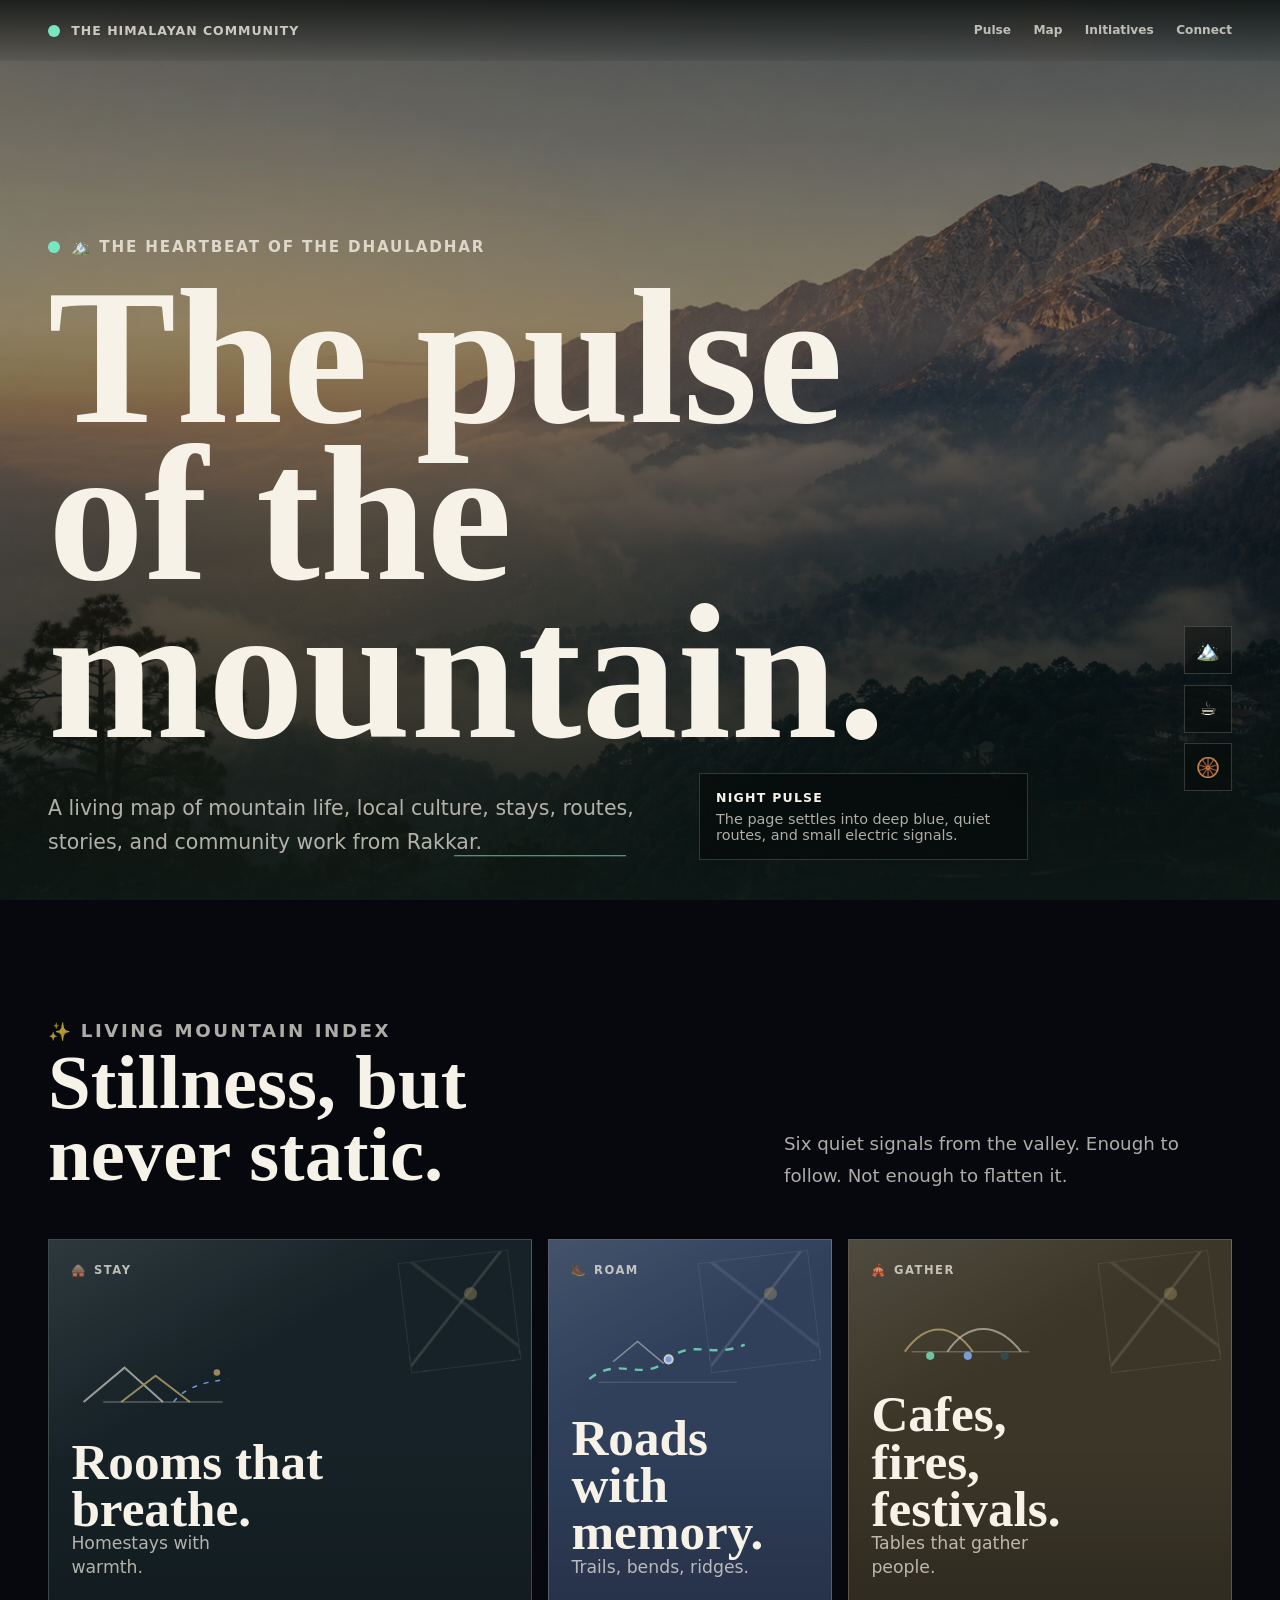
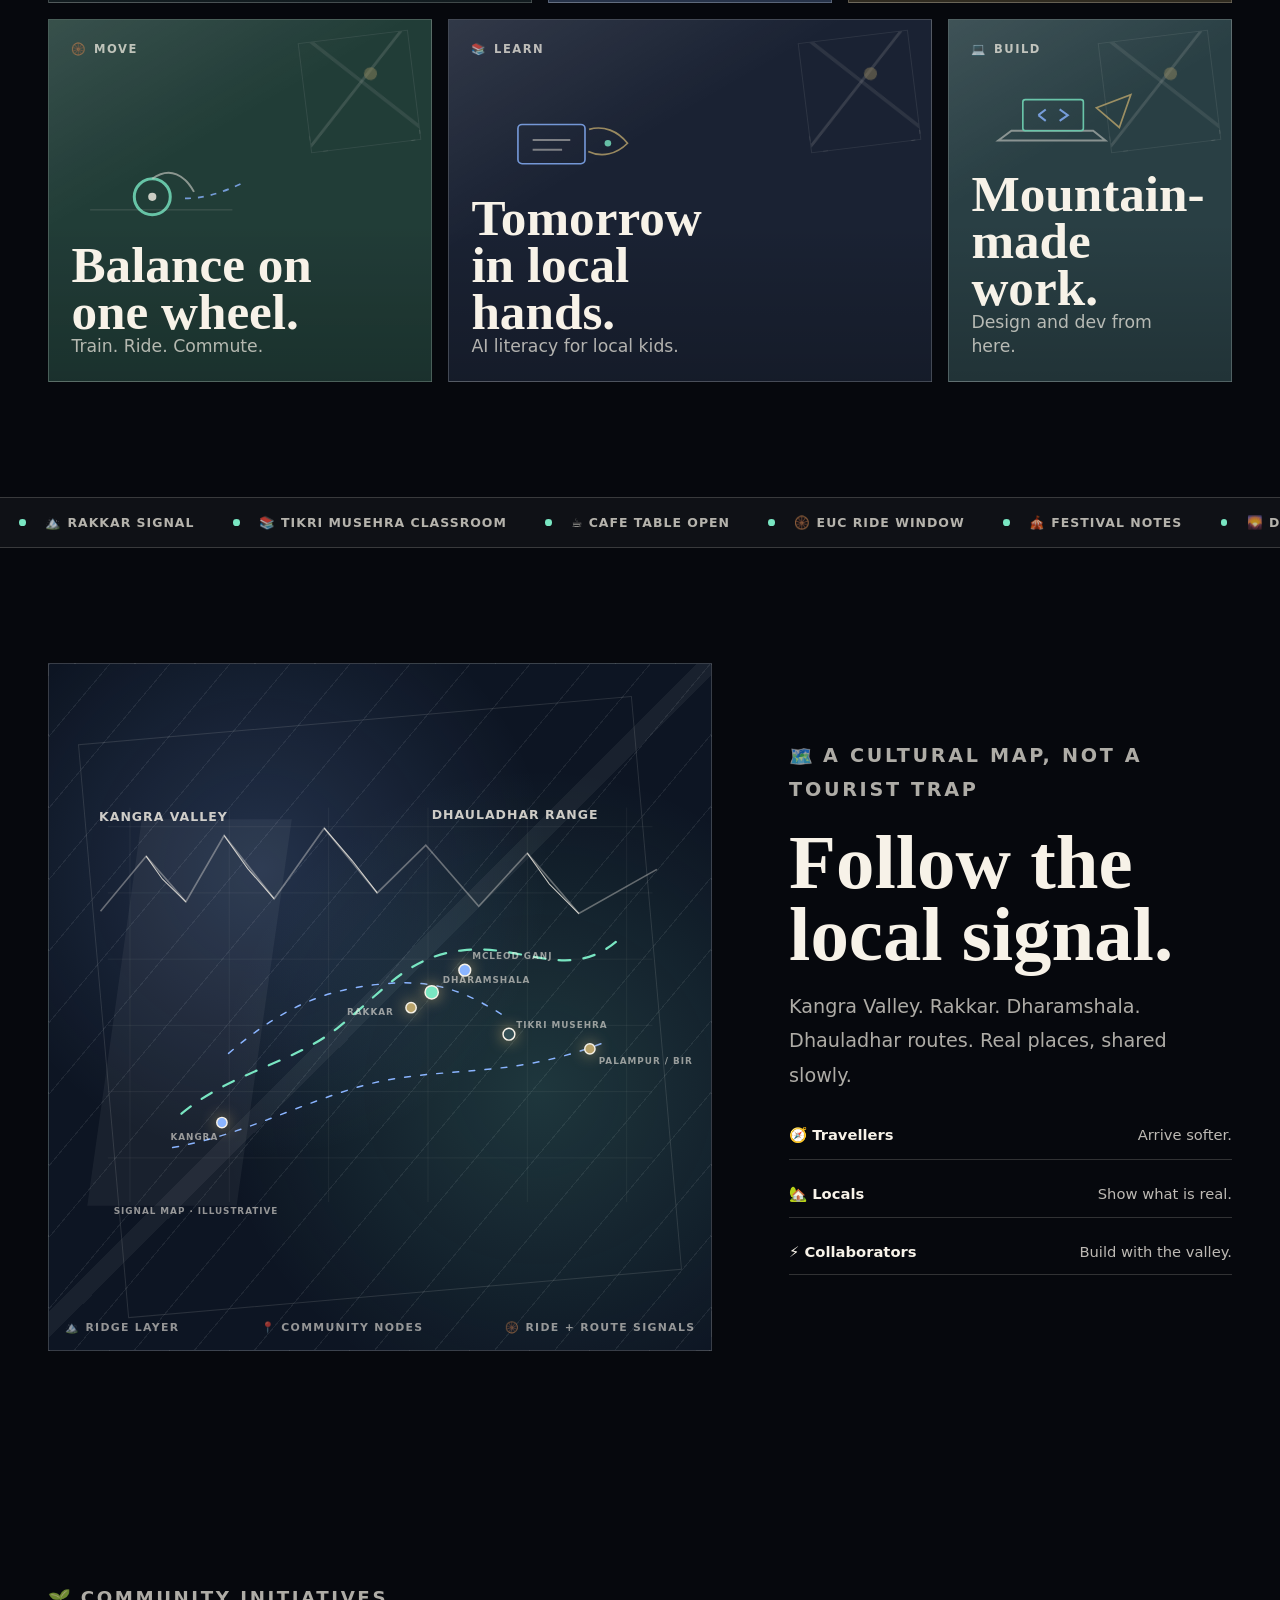
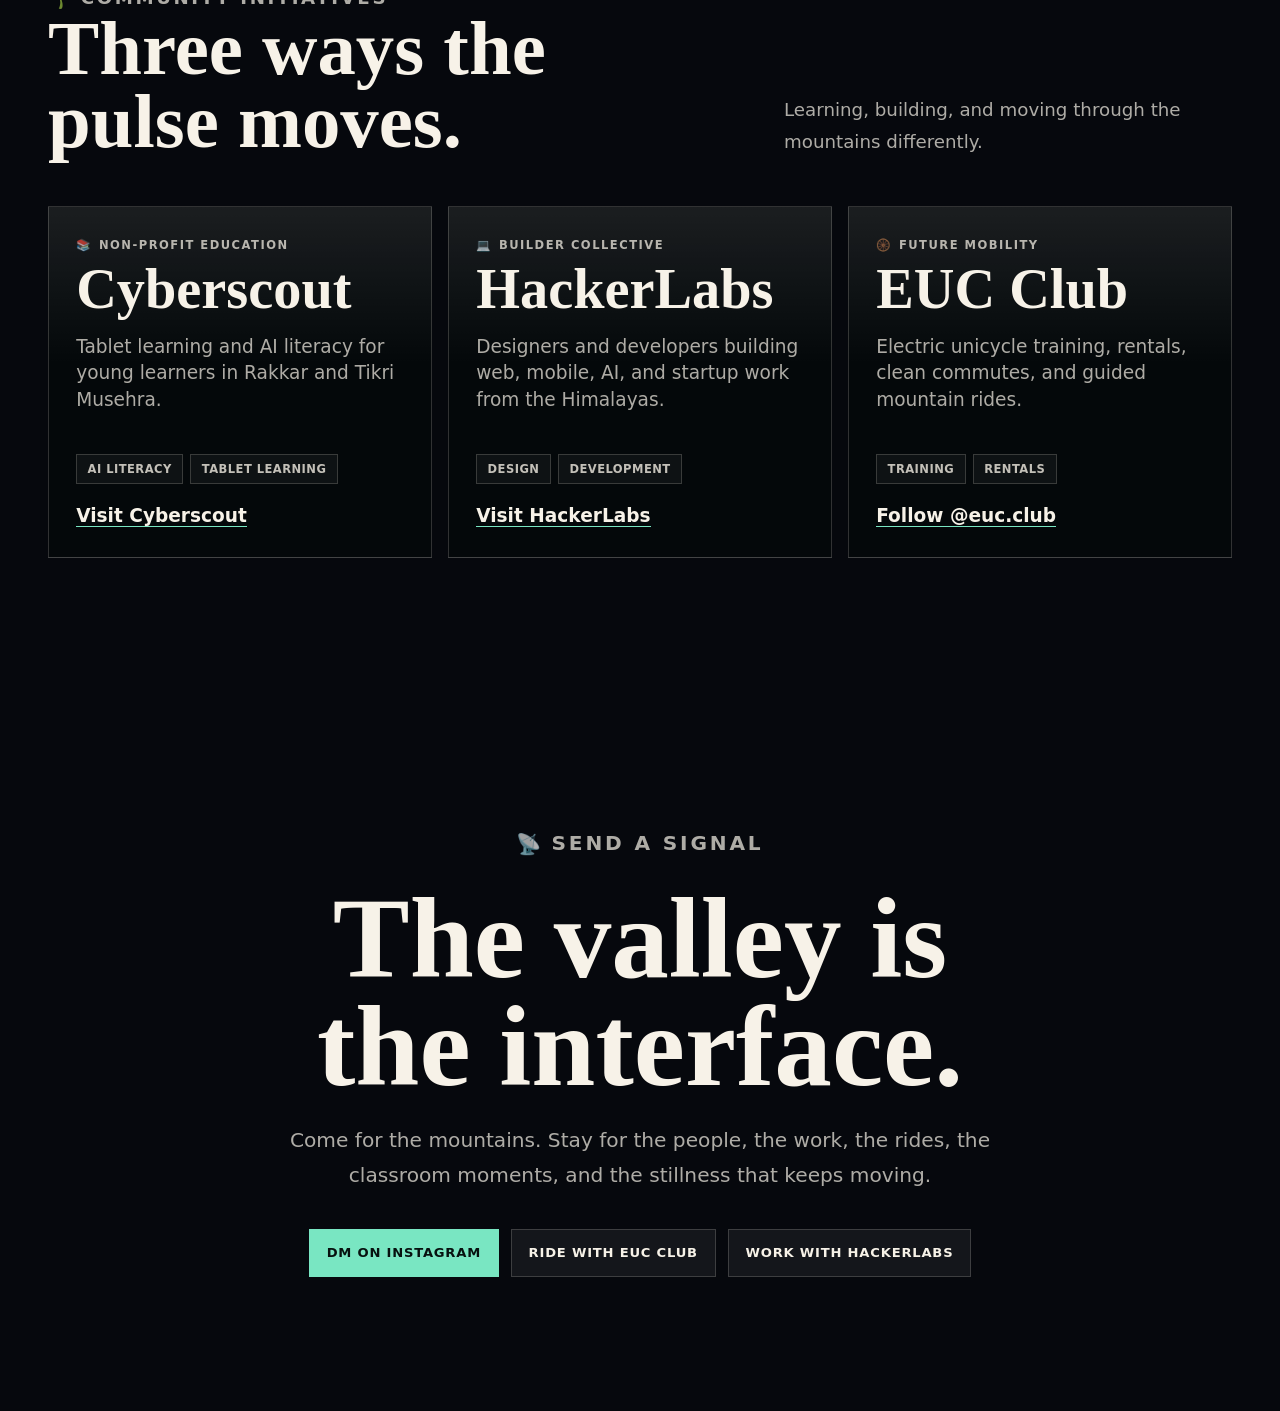
<file: index.html>
<!doctype html>
<html lang="en">
  <head>
    <meta charset="utf-8">
    <meta name="viewport" content="width=device-width, initial-scale=1">
    <meta
      name="description"
      content="The Himalayan Community is the heartbeat of the Dhauladhar: a cultural umbrella for mountain life, local places, Cyberscout, HackerLabs, and EUC Club."
    >
    <title>The Himalayan Community | The Pulse of the Dhauladhar</title>
    <style>
      :root {
        color-scheme: dark;
        --ink: #f7f2e8;
        --muted: rgba(247, 242, 232, 0.7);
        --soft: rgba(247, 242, 232, 0.12);
        --line: rgba(247, 242, 232, 0.18);
        --shade: #07110f;
        --deep: #10231d;
        --field: #506847;
        --heat: #ffb35c;
        --pulse: #ff6b4a;
        --water: #7bb6c8;
        --page: radial-gradient(circle at 20% 12%, rgba(255, 179, 92, 0.18), transparent 26rem),
          linear-gradient(145deg, #07110f 0%, #14251f 48%, #07110f 100%);
        --hero-filter: saturate(1.06) contrast(1.02) brightness(0.82);
        --breath: 9s;
      }

      html[data-phase="morning"] {
        --shade: #07110f;
        --deep: #163329;
        --field: #617d4f;
        --heat: #ffc36f;
        --pulse: #ff704f;
        --water: #8fbfc8;
        --page: radial-gradient(circle at 18% 8%, rgba(255, 195, 111, 0.24), transparent 28rem),
          linear-gradient(145deg, #07110f 0%, #1b332a 48%, #0a1514 100%);
        --hero-filter: saturate(1.12) contrast(1.03) brightness(0.9);
      }

      html[data-phase="day"] {
        --shade: #071417;
        --deep: #173232;
        --field: #4f785d;
        --heat: #e6c77d;
        --pulse: #ff805d;
        --water: #75c3d6;
        --page: radial-gradient(circle at 74% 18%, rgba(117, 195, 214, 0.19), transparent 26rem),
          linear-gradient(145deg, #071417 0%, #173232 44%, #102017 100%);
        --hero-filter: saturate(1.02) contrast(1.03) brightness(0.86);
      }

      html[data-phase="evening"] {
        --shade: #100d14;
        --deep: #2a1f2a;
        --field: #665139;
        --heat: #ff9f66;
        --pulse: #ff5f6d;
        --water: #8f97c9;
        --page: radial-gradient(circle at 22% 18%, rgba(255, 159, 102, 0.24), transparent 30rem),
          linear-gradient(145deg, #100d14 0%, #2a1f2a 44%, #121813 100%);
        --hero-filter: saturate(1.16) contrast(1.05) brightness(0.76);
      }

      html[data-phase="night"] {
        --shade: #06080d;
        --deep: #10192b;
        --field: #334f55;
        --heat: #b9a36b;
        --pulse: #79e6c2;
        --water: #8ab4ff;
        --page: radial-gradient(circle at 80% 10%, rgba(138, 180, 255, 0.15), transparent 28rem),
          linear-gradient(145deg, #06080d 0%, #10192b 48%, #06100e 100%);
        --hero-filter: saturate(0.92) contrast(1.06) brightness(0.64);
      }

      * {
        box-sizing: border-box;
      }

      html {
        scroll-behavior: smooth;
      }

      body {
        margin: 0;
        min-width: 320px;
        background: var(--shade);
        color: var(--ink);
        font-family: Inter, ui-sans-serif, system-ui, -apple-system, BlinkMacSystemFont, "Segoe UI", sans-serif;
        letter-spacing: 0;
        overflow-x: hidden;
      }

      body::before {
        content: "";
        position: fixed;
        inset: 0;
        z-index: -3;
        background: var(--page);
        transition: background 1200ms ease;
      }

      body::after {
        content: "";
        position: fixed;
        inset: 0;
        z-index: -1;
        pointer-events: none;
        background-image:
          linear-gradient(rgba(255, 255, 255, 0.045) 1px, transparent 1px),
          linear-gradient(90deg, rgba(255, 255, 255, 0.035) 1px, transparent 1px);
        background-size: 72px 72px;
        mask-image: linear-gradient(to bottom, transparent, black 20%, black 78%, transparent);
        opacity: 0.18;
      }

      a {
        color: inherit;
        text-decoration: none;
      }

      img {
        display: block;
        max-width: 100%;
      }

      .site-shell {
        position: relative;
      }

      .nav {
        position: fixed;
        top: 0;
        left: 0;
        right: 0;
        z-index: 20;
        display: flex;
        align-items: center;
        justify-content: space-between;
        gap: 1rem;
        padding: 1rem clamp(1rem, 4vw, 3rem);
        color: rgba(247, 242, 232, 0.78);
        backdrop-filter: blur(18px);
        background: linear-gradient(to bottom, rgba(6, 10, 8, 0.72), rgba(6, 10, 8, 0.08));
      }

      .brand-mark {
        display: inline-flex;
        align-items: center;
        gap: 0.7rem;
        min-width: max-content;
        font-size: 0.78rem;
        font-weight: 800;
        letter-spacing: 0.08em;
        text-transform: uppercase;
      }

      .beat-dot {
        width: 0.76rem;
        height: 0.76rem;
        flex: 0 0 auto;
        border-radius: 50%;
        background: var(--pulse);
        box-shadow: 0 0 0 0 rgba(255, 107, 74, 0.42);
        animation: heartbeat 1.7s ease-in-out infinite;
      }

      .nav-links {
        display: flex;
        align-items: center;
        gap: clamp(0.65rem, 2vw, 1.4rem);
        font-size: 0.76rem;
        font-weight: 700;
        color: rgba(247, 242, 232, 0.72);
      }

      .nav-links a {
        padding: 0.45rem 0;
        border-bottom: 1px solid transparent;
        transition: color 180ms ease, border-color 180ms ease;
      }

      .nav-links a:hover {
        color: var(--ink);
        border-color: var(--pulse);
      }

      .hero {
        position: relative;
        min-height: 100svh;
        display: grid;
        align-items: end;
        padding: 7rem clamp(1rem, 4vw, 3rem) 2.5rem;
        overflow: hidden;
      }

      .hero-media,
      .hero-media::after,
      .hero-media img {
        position: absolute;
        inset: 0;
      }

      .hero-media {
        z-index: -2;
        overflow: hidden;
        background: #101610;
      }

      .hero-media img {
        width: 100%;
        height: 100%;
        object-fit: cover;
        filter: var(--hero-filter);
        transform: scale(1.04);
        animation: mountainBreath var(--breath) ease-in-out infinite alternate;
        transition: filter 1200ms ease;
      }

      .hero-media::after {
        content: "";
        background:
          linear-gradient(to bottom, rgba(5, 8, 7, 0.32), rgba(5, 8, 7, 0.16) 36%, rgba(5, 8, 7, 0.86)),
          radial-gradient(circle at 25% 65%, rgba(255, 179, 92, 0.22), transparent 30rem);
      }

      .pulse-line {
        position: absolute;
        left: clamp(1rem, 4vw, 3rem);
        right: clamp(1rem, 4vw, 3rem);
        bottom: 1.25rem;
        height: 52px;
        opacity: 0.8;
      }

      .pulse-line path {
        fill: none;
        stroke: var(--pulse);
        stroke-width: 2;
        stroke-linecap: round;
        stroke-linejoin: round;
        stroke-dasharray: 780;
        stroke-dashoffset: 780;
        animation: drawPulse 3.8s ease-in-out infinite;
      }

      .hero-content {
        width: min(1080px, 100%);
        display: grid;
        gap: 1.4rem;
      }

      .kicker {
        display: flex;
        align-items: center;
        gap: 0.7rem;
        color: rgba(247, 242, 232, 0.78);
        font-size: clamp(0.78rem, 1.6vw, 0.95rem);
        font-weight: 800;
        letter-spacing: 0.12em;
        text-transform: uppercase;
      }

      .hero h1 {
        margin: 0;
        max-width: 11ch;
        font-family: Georgia, "Times New Roman", serif;
        font-size: clamp(4.2rem, 15vw, 13.6rem);
        line-height: 0.82;
        letter-spacing: 0;
        text-wrap: balance;
      }

      .hero-copy {
        display: grid;
        grid-template-columns: minmax(0, 1.1fr) minmax(15rem, 0.6fr);
        gap: clamp(1rem, 4vw, 3rem);
        align-items: end;
        max-width: 980px;
      }

      .hero-copy p {
        margin: 0;
        color: var(--muted);
        font-size: clamp(1rem, 2vw, 1.28rem);
        line-height: 1.65;
        max-width: 62ch;
      }

      .time-card {
        border: 1px solid var(--line);
        background: rgba(4, 8, 7, 0.48);
        backdrop-filter: blur(18px);
        padding: 1rem;
        display: grid;
        gap: 0.35rem;
      }

      .time-card strong {
        font-size: 0.78rem;
        letter-spacing: 0.1em;
        text-transform: uppercase;
      }

      .time-card span {
        color: var(--muted);
        font-size: 0.9rem;
      }

      .emoji {
        display: inline-block;
        margin-right: 0.45rem;
        filter: saturate(0.95);
        transform: translateY(0.03em);
      }

      .hero-charms {
        position: absolute;
        right: clamp(1rem, 4vw, 3rem);
        bottom: 6.8rem;
        display: grid;
        gap: 0.65rem;
        z-index: 2;
      }

      .charm {
        width: 3rem;
        height: 3rem;
        display: grid;
        place-items: center;
        border: 1px solid var(--line);
        background: rgba(4, 8, 7, 0.42);
        backdrop-filter: blur(18px);
        font-size: 1.2rem;
        animation: charmFloat 5.5s ease-in-out infinite alternate;
      }

      .charm:nth-child(2) {
        animation-delay: 0.7s;
      }

      .charm:nth-child(3) {
        animation-delay: 1.4s;
      }

      .section {
        padding: clamp(4rem, 9vw, 8rem) clamp(1rem, 4vw, 3rem);
      }

      .section-heading {
        display: grid;
        grid-template-columns: minmax(0, 0.72fr) minmax(16rem, 0.48fr);
        gap: clamp(1.4rem, 5vw, 4rem);
        align-items: end;
        margin-bottom: clamp(1.6rem, 4vw, 3rem);
      }

      .eyebrow {
        margin: 0 0 0.8rem;
        color: var(--pulse);
        font-size: 0.78rem;
        font-weight: 900;
        letter-spacing: 0.14em;
        text-transform: uppercase;
      }

      h2 {
        margin: 0;
        font-family: Georgia, "Times New Roman", serif;
        font-size: clamp(2.5rem, 6vw, 6.8rem);
        line-height: 0.94;
        letter-spacing: 0;
        text-wrap: balance;
      }

      .section-heading p {
        margin: 0;
        color: var(--muted);
        font-size: clamp(1rem, 1.6vw, 1.14rem);
        line-height: 1.75;
      }

      .quiet-note {
        max-width: 38rem;
      }

      .pulse-grid {
        display: grid;
        grid-template-columns: repeat(12, minmax(0, 1fr));
        gap: 1rem;
      }

      .moment {
        min-height: 18rem;
        display: flex;
        flex-direction: column;
        justify-content: space-between;
        gap: 1.5rem;
        padding: clamp(1rem, 2vw, 1.4rem);
        border: 1px solid var(--line);
        background:
          linear-gradient(150deg, rgba(255, 255, 255, 0.1), transparent 36%),
          rgba(255, 255, 255, 0.045);
        position: relative;
        overflow: hidden;
        transition: transform 240ms ease, border-color 240ms ease, background 240ms ease;
      }

      .moment::before {
        content: "";
        position: absolute;
        inset: auto 0 0;
        height: 44%;
        background: linear-gradient(to top, rgba(0, 0, 0, 0.28), transparent);
        opacity: 0.7;
        pointer-events: none;
      }

      .moment::after {
        content: "";
        position: absolute;
        right: 1rem;
        top: 1rem;
        width: 6.8rem;
        height: 6.8rem;
        border: 1px solid rgba(247, 242, 232, 0.12);
        background:
          radial-gradient(circle at 62% 35%, color-mix(in srgb, var(--heat), transparent 50%) 0 0.38rem, transparent 0.42rem),
          linear-gradient(135deg, transparent 0 46%, rgba(247, 242, 232, 0.18) 46% 48%, transparent 48%),
          linear-gradient(45deg, transparent 0 55%, rgba(247, 242, 232, 0.12) 55% 57%, transparent 57%);
        opacity: 0.72;
        transform: rotate(-7deg);
        pointer-events: none;
      }

      .moment:hover {
        transform: translateY(-6px);
        border-color: color-mix(in srgb, var(--pulse), white 25%);
        background:
          linear-gradient(150deg, rgba(255, 255, 255, 0.14), transparent 36%),
          rgba(255, 255, 255, 0.07);
      }

      .moment:nth-child(1) {
        grid-column: span 5;
        background-color: color-mix(in srgb, var(--field), transparent 62%);
      }

      .moment:nth-child(2) {
        grid-column: span 3;
        background-color: color-mix(in srgb, var(--water), transparent 68%);
      }

      .moment:nth-child(3) {
        grid-column: span 4;
        background-color: color-mix(in srgb, var(--heat), transparent 70%);
      }

      .moment:nth-child(4) {
        grid-column: span 4;
        background-color: color-mix(in srgb, var(--pulse), transparent 76%);
      }

      .moment:nth-child(5) {
        grid-column: span 5;
        background-color: color-mix(in srgb, var(--deep), white 4%);
      }

      .moment:nth-child(6) {
        grid-column: span 3;
        background-color: color-mix(in srgb, var(--field), black 20%);
      }

      .moment-label,
      .initiative-label {
        position: relative;
        z-index: 1;
        color: rgba(247, 242, 232, 0.72);
        font-size: 0.72rem;
        font-weight: 900;
        letter-spacing: 0.13em;
        text-transform: uppercase;
      }

      .moment h3 {
        position: relative;
        z-index: 1;
        margin: 0;
        max-width: 10ch;
        font-family: Georgia, "Times New Roman", serif;
        font-size: clamp(2rem, 4vw, 4.4rem);
        line-height: 0.92;
      }

      .moment p {
        position: relative;
        z-index: 1;
        margin: 0;
        max-width: 19ch;
        color: var(--muted);
        font-size: clamp(1rem, 1.35vw, 1.18rem);
        line-height: 1.38;
      }

      .mini-illo {
        position: relative;
        z-index: 1;
        width: min(100%, 12rem);
        height: 4.6rem;
        margin-bottom: 1rem;
        opacity: 0.8;
      }

      .mini-illo svg {
        width: 100%;
        height: 100%;
      }

      .mini-illo path,
      .mini-illo line,
      .mini-illo circle {
        vector-effect: non-scaling-stroke;
      }

      .ticker {
        border-block: 1px solid var(--line);
        overflow: hidden;
        color: rgba(247, 242, 232, 0.72);
        background: rgba(255, 255, 255, 0.04);
      }

      .ticker-track {
        display: flex;
        width: max-content;
        animation: ticker 32s linear infinite;
      }

      .ticker span {
        display: inline-flex;
        align-items: center;
        gap: 1.2rem;
        padding: 1.05rem 1.2rem;
        white-space: nowrap;
        font-size: 0.78rem;
        font-weight: 800;
        letter-spacing: 0.08em;
        text-transform: uppercase;
      }

      .ticker b {
        width: 0.42rem;
        height: 0.42rem;
        border-radius: 50%;
        background: var(--pulse);
      }

      .initiatives {
        display: grid;
        grid-template-columns: repeat(3, minmax(0, 1fr));
        gap: 1rem;
      }

      .initiative {
        min-height: 22rem;
        display: flex;
        flex-direction: column;
        justify-content: space-between;
        gap: 2rem;
        padding: clamp(1.1rem, 2.5vw, 1.7rem);
        border: 1px solid var(--line);
        background:
          linear-gradient(180deg, rgba(255, 255, 255, 0.09), transparent 45%),
          rgba(4, 9, 8, 0.34);
        overflow: hidden;
      }

      .initiative h3 {
        margin: 0.7rem 0 0;
        font-family: Georgia, "Times New Roman", serif;
        font-size: clamp(2.2rem, 4.4vw, 4.8rem);
        line-height: 0.9;
      }

      .initiative p {
        margin: 1.2rem 0 0;
        color: var(--muted);
        font-size: clamp(1rem, 1.5vw, 1.16rem);
        line-height: 1.42;
      }

      .chips {
        display: flex;
        flex-wrap: wrap;
        gap: 0.45rem;
      }

      .chip {
        padding: 0.45rem 0.65rem;
        border: 1px solid var(--line);
        color: rgba(247, 242, 232, 0.78);
        font-size: 0.72rem;
        font-weight: 800;
        letter-spacing: 0.04em;
        text-transform: uppercase;
        background: rgba(255, 255, 255, 0.04);
      }

      .initiative-link {
        width: fit-content;
        color: var(--ink);
        font-weight: 900;
        border-bottom: 1px solid var(--pulse);
      }

      .map-section {
        min-height: 92svh;
        display: grid;
        grid-template-columns: minmax(0, 0.9fr) minmax(18rem, 0.6fr);
        gap: clamp(1.5rem, 6vw, 5rem);
        align-items: center;
      }

      .terrain {
        position: relative;
        min-height: clamp(24rem, 55vw, 43rem);
        border: 1px solid var(--line);
        overflow: hidden;
        background:
          radial-gradient(circle at 32% 30%, color-mix(in srgb, var(--water), transparent 82%), transparent 18rem),
          radial-gradient(circle at 74% 62%, color-mix(in srgb, var(--pulse), transparent 84%), transparent 20rem),
          linear-gradient(135deg, transparent 0 48%, rgba(255, 255, 255, 0.05) 48% 50%, transparent 50%),
          repeating-linear-gradient(130deg, rgba(255, 255, 255, 0.07) 0 1px, transparent 1px 46px),
          color-mix(in srgb, var(--deep), black 18%);
      }

      .terrain::before {
        content: "";
        position: absolute;
        inset: 8%;
        border: 1px solid rgba(247, 242, 232, 0.12);
        transform: rotate(-5deg);
        animation: floatMap 8s ease-in-out infinite alternate;
      }

      .map-svg {
        position: absolute;
        inset: 0;
        width: 100%;
        height: 100%;
      }

      .map-grid {
        stroke: rgba(247, 242, 232, 0.08);
        stroke-width: 1;
      }

      .range-line {
        fill: none;
        stroke: rgba(247, 242, 232, 0.36);
        stroke-width: 2.2;
      }

      .snow-line {
        fill: none;
        stroke: rgba(247, 242, 232, 0.8);
        stroke-width: 1.4;
      }

      .route path,
      .map-route {
        fill: none;
        stroke: var(--pulse);
        stroke-width: 3;
        stroke-linecap: round;
        stroke-dasharray: 16 18;
        animation: routeMove 9s linear infinite;
      }

      .map-route.secondary {
        stroke: var(--water);
        stroke-width: 2;
        stroke-dasharray: 8 14;
        animation-duration: 12s;
      }

      .map-label {
        fill: rgba(247, 242, 232, 0.82);
        font-size: 17px;
        font-weight: 800;
        letter-spacing: 0.08em;
        text-transform: uppercase;
      }

      .map-label.small {
        fill: rgba(247, 242, 232, 0.58);
        font-size: 12px;
        letter-spacing: 0.11em;
      }

      .map-node {
        fill: var(--heat);
        stroke: var(--ink);
        stroke-width: 2;
        filter: drop-shadow(0 0 10px color-mix(in srgb, var(--heat), transparent 10%));
        animation: nodePulse 2.8s ease-in-out infinite;
      }

      .map-node.blue {
        fill: var(--water);
        animation-delay: 0.45s;
      }

      .map-node.red {
        fill: var(--pulse);
        animation-delay: 0.9s;
      }

      .map-node.green {
        fill: var(--field);
        animation-delay: 1.35s;
      }

      .map-scan {
        fill: rgba(255, 255, 255, 0.05);
        transform-origin: center;
        animation: mapScan 6.5s ease-in-out infinite alternate;
      }

      .map-caption {
        position: absolute;
        left: 1rem;
        bottom: 1rem;
        right: 1rem;
        display: flex;
        justify-content: space-between;
        gap: 1rem;
        color: rgba(247, 242, 232, 0.58);
        font-size: 0.68rem;
        font-weight: 900;
        letter-spacing: 0.12em;
        text-transform: uppercase;
      }

      .pin {
        position: absolute;
        width: 0.9rem;
        height: 0.9rem;
        border-radius: 50%;
        background: var(--heat);
        border: 2px solid var(--ink);
        box-shadow: 0 0 0 0 rgba(255, 179, 92, 0.35);
        animation: ping 2.6s ease-in-out infinite;
      }

      .pin:nth-of-type(1) { left: 18%; top: 62%; }
      .pin:nth-of-type(2) { left: 42%; top: 38%; animation-delay: 0.4s; background: var(--water); }
      .pin:nth-of-type(3) { left: 66%; top: 54%; animation-delay: 0.8s; background: var(--pulse); }
      .pin:nth-of-type(4) { left: 78%; top: 26%; animation-delay: 1.2s; background: var(--field); }

      .map-copy {
        display: grid;
        gap: 1.2rem;
      }

      .map-copy p {
        margin: 0;
        color: var(--muted);
        font-size: clamp(1rem, 1.7vw, 1.2rem);
        line-height: 1.78;
      }

      .signal-list {
        display: grid;
        gap: 0.65rem;
      }

      .signal-list div {
        display: flex;
        justify-content: space-between;
        gap: 1rem;
        padding-block: 0.9rem;
        border-bottom: 1px solid var(--line);
        color: rgba(247, 242, 232, 0.76);
        font-size: 0.92rem;
      }

      .signal-list strong {
        color: var(--ink);
      }

      .closing {
        min-height: 82svh;
        display: grid;
        place-items: center;
        text-align: center;
        padding-bottom: 6rem;
      }

      .closing-inner {
        width: min(920px, 100%);
        display: grid;
        justify-items: center;
        gap: 1.4rem;
      }

      .closing h2 {
        font-size: clamp(3rem, 9vw, 9rem);
      }

      .closing p {
        margin: 0;
        max-width: 60ch;
        color: var(--muted);
        font-size: clamp(1.05rem, 2vw, 1.26rem);
        line-height: 1.75;
      }

      .actions {
        display: flex;
        flex-wrap: wrap;
        justify-content: center;
        gap: 0.75rem;
        margin-top: 0.8rem;
      }

      .button {
        min-height: 3rem;
        display: inline-flex;
        align-items: center;
        justify-content: center;
        padding: 0.82rem 1.05rem;
        border: 1px solid var(--line);
        color: var(--ink);
        background: rgba(255, 255, 255, 0.06);
        font-size: 0.82rem;
        font-weight: 900;
        letter-spacing: 0.06em;
        text-transform: uppercase;
        transition: transform 180ms ease, border-color 180ms ease, background 180ms ease;
      }

      .button:hover {
        transform: translateY(-3px);
        border-color: var(--pulse);
        background: rgba(255, 255, 255, 0.11);
      }

      .button.primary {
        background: var(--pulse);
        color: #07110f;
        border-color: transparent;
      }

      .ambient {
        position: fixed;
        inset: auto 0 0;
        z-index: -1;
        height: 42vh;
        pointer-events: none;
        background: linear-gradient(to top, color-mix(in srgb, var(--pulse), transparent 88%), transparent);
        opacity: 0.55;
        animation: ambientShift 7s ease-in-out infinite alternate;
      }

      [data-reveal] {
        opacity: 0;
        transform: translateY(24px);
        transition: opacity 700ms ease, transform 700ms ease;
      }

      [data-reveal].visible {
        opacity: 1;
        transform: translateY(0);
      }

      @keyframes heartbeat {
        0%, 100% { transform: scale(1); box-shadow: 0 0 0 0 color-mix(in srgb, var(--pulse), transparent 55%); }
        18% { transform: scale(1.32); box-shadow: 0 0 0 0.45rem transparent; }
        30% { transform: scale(0.92); }
        44% { transform: scale(1.18); box-shadow: 0 0 0 0.7rem transparent; }
        58% { transform: scale(1); }
      }

      @keyframes mountainBreath {
        from { transform: scale(1.04) translate3d(0, 0, 0); }
        to { transform: scale(1.085) translate3d(-0.7%, -0.6%, 0); }
      }

      @keyframes drawPulse {
        0% { stroke-dashoffset: 780; opacity: 0; }
        15% { opacity: 1; }
        62% { stroke-dashoffset: 0; opacity: 1; }
        100% { stroke-dashoffset: -780; opacity: 0; }
      }

      @keyframes ticker {
        from { transform: translateX(0); }
        to { transform: translateX(-50%); }
      }

      @keyframes routeMove {
        from { stroke-dashoffset: 0; }
        to { stroke-dashoffset: -170; }
      }

      @keyframes nodePulse {
        0%, 100% { transform: scale(1); opacity: 0.86; }
        50% { transform: scale(1.22); opacity: 1; }
      }

      @keyframes mapScan {
        from { transform: translateX(-8%) skewX(-8deg); opacity: 0.18; }
        to { transform: translateX(8%) skewX(-8deg); opacity: 0.34; }
      }

      @keyframes charmFloat {
        from { transform: translateY(0) rotate(-2deg); }
        to { transform: translateY(-12px) rotate(3deg); }
      }

      @keyframes ping {
        0%, 100% { box-shadow: 0 0 0 0 color-mix(in srgb, var(--heat), transparent 58%); }
        55% { box-shadow: 0 0 0 1.2rem transparent; }
      }

      @keyframes floatMap {
        from { transform: rotate(-5deg) translateY(0); }
        to { transform: rotate(-2deg) translateY(-14px); }
      }

      @keyframes ambientShift {
        from { transform: translateY(10%); opacity: 0.34; }
        to { transform: translateY(0); opacity: 0.7; }
      }

      @media (max-width: 920px) {
        .nav {
          align-items: flex-start;
        }

        .nav-links {
          justify-content: flex-end;
          flex-wrap: wrap;
          max-width: 18rem;
        }

        .hero-copy,
        .section-heading,
        .map-section {
          grid-template-columns: 1fr;
        }

        .initiatives {
          grid-template-columns: 1fr;
        }

        .initiative {
          min-height: 21rem;
        }
      }

      @media (max-width: 720px) {
        body {
          font-size: 15px;
        }

        .nav {
          position: absolute;
          flex-direction: column;
          gap: 0.7rem;
          padding: 0.9rem 1rem;
          background: linear-gradient(to bottom, rgba(6, 10, 8, 0.72), transparent);
        }

        .brand-mark {
          font-size: 0.68rem;
          max-width: 100%;
        }

        .nav-links {
          justify-content: flex-start;
          max-width: none;
          width: 100%;
          gap: 0.55rem 0.85rem;
          font-size: 0.72rem;
        }

        .hero {
          min-height: 100svh;
          padding: 9rem 1rem 4.8rem;
          align-items: center;
        }

        .hero h1 {
          max-width: 8ch;
          font-size: clamp(3.4rem, 18vw, 5.2rem);
          line-height: 0.88;
        }

        .hero-copy {
          gap: 1rem;
        }

        .hero-copy p,
        .section-heading p,
        .map-copy p,
        .closing p {
          font-size: 0.98rem;
          line-height: 1.62;
        }

        .time-card {
          padding: 0.85rem;
        }

        .pulse-line {
          left: 1rem;
          right: 1rem;
          bottom: 0.8rem;
          height: 42px;
        }

        .section {
          padding: 4.2rem 1rem;
        }

        .section-heading {
          margin-bottom: 1.2rem;
        }

        h2 {
          font-size: clamp(2.3rem, 13vw, 4.2rem);
          line-height: 0.96;
        }

        .pulse-grid {
          grid-template-columns: 1fr;
        }

        .moment:nth-child(n) {
          grid-column: auto;
        }

        .moment {
          min-height: 13rem;
          padding: 1rem;
        }

        .moment h3 {
          max-width: 11ch;
          font-size: clamp(2rem, 11vw, 3.5rem);
        }

        .initiative {
          min-height: 0;
          padding: 1rem;
        }

        .initiative h3 {
          font-size: clamp(2.4rem, 13vw, 4rem);
        }

        .chips {
          gap: 0.4rem;
        }

        .chip {
          padding: 0.38rem 0.52rem;
          font-size: 0.66rem;
        }

        .map-section {
          min-height: auto;
        }

        .terrain {
          min-height: 21rem;
        }

        .hero-charms {
          right: 1rem;
          bottom: 1rem;
          display: flex;
          opacity: 0.86;
        }

        .charm {
          width: 2.45rem;
          height: 2.45rem;
          font-size: 1rem;
        }

        .map-label {
          font-size: 14px;
        }

        .map-label.small {
          font-size: 10px;
        }

        .map-caption {
          position: static;
          padding: 0.85rem;
          flex-direction: column;
          gap: 0.35rem;
          background: rgba(4, 8, 7, 0.34);
        }

        .ticker span {
          padding-inline: 0.9rem;
        }

        .signal-list div {
          flex-direction: column;
          gap: 0.2rem;
        }

        .closing {
          min-height: 76svh;
          padding-bottom: 4rem;
        }

        .actions {
          width: 100%;
        }

        .button {
          width: 100%;
        }
      }

      @media (max-width: 420px) {
        .hero h1 {
          font-size: clamp(3rem, 17vw, 4.2rem);
        }

        .kicker {
          align-items: flex-start;
          font-size: 0.72rem;
          line-height: 1.35;
        }

        .nav-links a {
          padding: 0.2rem 0;
        }

        .moment,
        .initiative,
        .time-card,
        .terrain {
          border-color: rgba(247, 242, 232, 0.16);
        }
      }

      @media (prefers-reduced-motion: reduce) {
        *,
        *::before,
        *::after {
          animation-duration: 1ms !important;
          animation-iteration-count: 1 !important;
          scroll-behavior: auto !important;
          transition-duration: 1ms !important;
        }
      }
    </style>
  </head>
  <body>
    <div class="ambient" aria-hidden="true"></div>
    <div class="site-shell">
      <nav class="nav" aria-label="Primary navigation">
        <a class="brand-mark" href="#top" aria-label="The Himalayan Community home">
          <span class="beat-dot" aria-hidden="true"></span>
          <span>The Himalayan Community</span>
        </a>
        <div class="nav-links">
          <a href="#pulse">Pulse</a>
          <a href="#map">Map</a>
          <a href="#initiatives">Initiatives</a>
          <a href="#connect">Connect</a>
        </div>
      </nav>

      <header class="hero" id="top">
        <div class="hero-media" aria-hidden="true">
          <img src="assets/dhauladhar-pulse.png" alt="">
        </div>
        <div class="hero-content" data-reveal>
          <div class="kicker">
            <span class="beat-dot" aria-hidden="true"></span>
            <span>🏔️ The heartbeat of the Dhauladhar</span>
          </div>
          <h1>The pulse of the mountain.</h1>
          <div class="hero-copy">
            <p>
              A living map of mountain life, local culture, stays, routes, stories, and community
              work from Rakkar.
            </p>
            <div class="time-card" aria-live="polite">
              <strong id="phase-label">Valley light</strong>
              <span id="phase-note">The colors shift with the hour you arrive.</span>
            </div>
          </div>
        </div>
        <div class="hero-charms" aria-hidden="true">
          <span class="charm">🏔️</span>
          <span class="charm">☕</span>
          <span class="charm">🛞</span>
        </div>
        <svg class="pulse-line" viewBox="0 0 1000 90" preserveAspectRatio="none" aria-hidden="true">
          <path d="M0 48 L180 48 L214 48 L238 18 L268 72 L302 48 L440 48 L472 48 L498 30 L528 62 L560 48 L1000 48"></path>
        </svg>
      </header>

      <main>
        <section class="section" id="pulse">
          <div class="section-heading" data-reveal>
            <div>
              <p class="eyebrow"><span class="emoji" aria-hidden="true">✨</span>Living mountain index</p>
              <h2>Stillness, but never static.</h2>
            </div>
            <p class="quiet-note">Six quiet signals from the valley. Enough to follow. Not enough to flatten it.</p>
          </div>

          <div class="pulse-grid">
            <article class="moment" data-reveal>
              <span class="moment-label"><span class="emoji" aria-hidden="true">🛖</span>Stay</span>
              <div>
                <div class="mini-illo" aria-hidden="true">
                  <svg viewBox="0 0 220 90" fill="none">
                    <path d="M8 66 L58 24 L105 66" stroke="rgba(247,242,232,.72)" stroke-width="2"/>
                    <path d="M54 66 L96 34 L138 66" stroke="var(--heat)" stroke-width="2"/>
                    <path d="M32 66 H178" stroke="rgba(247,242,232,.36)" stroke-width="1.5"/>
                    <path d="M118 66 C132 48 154 42 184 38" stroke="var(--water)" stroke-width="1.5" stroke-dasharray="5 7"/>
                    <circle cx="171" cy="30" r="4" fill="var(--heat)"/>
                  </svg>
                </div>
                <h3>Rooms that breathe.</h3>
                <p>Homestays with warmth.</p>
              </div>
            </article>
            <article class="moment" data-reveal>
              <span class="moment-label"><span class="emoji" aria-hidden="true">🥾</span>Roam</span>
              <div>
                <div class="mini-illo" aria-hidden="true">
                  <svg viewBox="0 0 220 90" fill="none">
                    <path d="M15 66 C52 36 78 72 112 42 C142 16 164 42 205 24" stroke="var(--pulse)" stroke-width="2.4" stroke-dasharray="8 8"/>
                    <path d="M26 70 H196" stroke="rgba(247,242,232,.24)" stroke-width="1"/>
                    <path d="M44 45 L74 20 L106 47" stroke="rgba(247,242,232,.55)" stroke-width="1.5"/>
                    <circle cx="112" cy="42" r="5" fill="var(--water)" stroke="var(--ink)" stroke-width="2"/>
                  </svg>
                </div>
                <h3>Roads with memory.</h3>
                <p>Trails, bends, ridges.</p>
              </div>
            </article>
            <article class="moment" data-reveal>
              <span class="moment-label"><span class="emoji" aria-hidden="true">🎪</span>Gather</span>
              <div>
                <div class="mini-illo" aria-hidden="true">
                  <svg viewBox="0 0 220 90" fill="none">
                    <path d="M34 62 C60 26 91 26 117 62" stroke="var(--heat)" stroke-width="2"/>
                    <path d="M86 62 C112 24 148 26 176 62" stroke="rgba(247,242,232,.62)" stroke-width="2"/>
                    <path d="M42 62 H186" stroke="rgba(247,242,232,.3)" stroke-width="1.5"/>
                    <circle cx="65" cy="67" r="5" fill="var(--pulse)"/>
                    <circle cx="111" cy="67" r="5" fill="var(--water)"/>
                    <circle cx="156" cy="67" r="5" fill="var(--field)"/>
                  </svg>
                </div>
                <h3>Cafes, fires, festivals.</h3>
                <p>Tables that gather people.</p>
              </div>
            </article>
            <article class="moment" data-reveal>
              <span class="moment-label"><span class="emoji" aria-hidden="true">🛞</span>Move</span>
              <div>
                <div class="mini-illo" aria-hidden="true">
                  <svg viewBox="0 0 220 90" fill="none">
                    <circle cx="92" cy="56" r="22" stroke="var(--pulse)" stroke-width="3"/>
                    <circle cx="92" cy="56" r="5" fill="var(--ink)"/>
                    <path d="M92 34 C114 18 132 30 143 50" stroke="rgba(247,242,232,.62)" stroke-width="2"/>
                    <path d="M132 58 C154 58 176 52 205 38" stroke="var(--water)" stroke-width="1.7" stroke-dasharray="6 7"/>
                    <path d="M16 72 H190" stroke="rgba(247,242,232,.2)" stroke-width="1"/>
                  </svg>
                </div>
                <h3>Balance on one wheel.</h3>
                <p>Train. Ride. Commute.</p>
              </div>
            </article>
            <article class="moment" data-reveal>
              <span class="moment-label"><span class="emoji" aria-hidden="true">📚</span>Learn</span>
              <div>
                <div class="mini-illo" aria-hidden="true">
                  <svg viewBox="0 0 220 90" fill="none">
                    <rect x="50" y="25" width="82" height="48" rx="5" stroke="var(--water)" stroke-width="2"/>
                    <path d="M68 44 H114 M68 56 H104" stroke="rgba(247,242,232,.55)" stroke-width="2"/>
                    <path d="M137 31 C155 26 172 33 184 48 C171 61 153 66 136 58" stroke="var(--heat)" stroke-width="1.7"/>
                    <circle cx="160" cy="48" r="4" fill="var(--pulse)"/>
                  </svg>
                </div>
                <h3>Tomorrow in local hands.</h3>
                <p>AI literacy for local kids.</p>
              </div>
            </article>
            <article class="moment" data-reveal>
              <span class="moment-label"><span class="emoji" aria-hidden="true">💻</span>Build</span>
              <div>
                <div class="mini-illo" aria-hidden="true">
                  <svg viewBox="0 0 220 90" fill="none">
                    <path d="M42 62 H142 L157 74 H26 L42 62Z" stroke="rgba(247,242,232,.58)" stroke-width="2"/>
                    <rect x="56" y="24" width="74" height="38" rx="3" stroke="var(--pulse)" stroke-width="2"/>
                    <path d="M75 43 L84 36 M84 50 L75 43 M101 36 L111 43 L101 50" stroke="var(--water)" stroke-width="2"/>
                    <path d="M146 34 L188 18 L174 58 Z" stroke="var(--heat)" stroke-width="1.7"/>
                  </svg>
                </div>
                <h3>Mountain-made work.</h3>
                <p>Design and dev from here.</p>
              </div>
            </article>
          </div>
        </section>

        <div class="ticker" aria-hidden="true">
          <div class="ticker-track">
            <span><b></b> 🏔️ Rakkar signal</span>
            <span><b></b> 📚 Tikri Musehra classroom</span>
            <span><b></b> ☕ Cafe table open</span>
            <span><b></b> 🛞 EUC ride window</span>
            <span><b></b> 🎪 Festival notes</span>
            <span><b></b> 🌄 Dhauladhar light</span>
            <span><b></b> 🏔️ Rakkar signal</span>
            <span><b></b> 📚 Tikri Musehra classroom</span>
            <span><b></b> ☕ Cafe table open</span>
            <span><b></b> 🛞 EUC ride window</span>
            <span><b></b> 🎪 Festival notes</span>
            <span><b></b> 🌄 Dhauladhar light</span>
          </div>
        </div>

        <section class="section map-section" id="map">
          <div class="terrain" data-reveal aria-label="Futuristic illustrated map of Kangra and the Dhauladhar community">
            <svg class="map-svg" viewBox="0 0 900 650" preserveAspectRatio="xMidYMid meet" role="img" aria-label="Kangra and Dhauladhar map with community signals">
              <defs>
                <linearGradient id="ridgeGlow" x1="0%" y1="0%" x2="100%" y2="0%">
                  <stop offset="0%" stop-color="var(--water)" stop-opacity="0.25"/>
                  <stop offset="45%" stop-color="var(--ink)" stop-opacity="0.9"/>
                  <stop offset="100%" stop-color="var(--heat)" stop-opacity="0.45"/>
                </linearGradient>
              </defs>
              <g class="map-grid">
                <path d="M80 80 H820 M80 170 H820 M80 260 H820 M80 350 H820 M80 440 H820 M80 530 H820"/>
                <path d="M110 54 V590 M245 54 V590 M380 54 V590 M515 54 V590 M650 54 V590 M785 54 V590"/>
              </g>
              <path class="map-scan" d="M126 70 L330 70 L255 595 L52 595 Z"/>
              <path class="range-line" d="M70 195 L132 120 L186 182 L238 92 L306 178 L374 82 L446 170 L512 105 L584 188 L650 116 L720 198 L826 138"/>
              <path class="snow-line" d="M132 120 L154 151 L186 182 M238 92 L270 137 L306 178 M374 82 L412 126 L446 170 M650 116 L680 158 L720 198"/>
              <path class="map-route" d="M180 470 C250 412 332 402 394 352 C456 302 488 256 562 248 C642 238 706 292 772 235"/>
              <path class="map-route secondary" d="M168 516 C256 500 320 466 406 438 C522 400 610 428 750 375"/>
              <path class="map-route secondary" d="M244 388 C312 330 368 302 450 294 C524 286 566 304 620 338"/>
              <circle class="map-node red" cx="520" cy="305" r="9"/>
              <circle class="map-node blue" cx="565" cy="275" r="8"/>
              <circle class="map-node" cx="492" cy="326" r="7"/>
              <circle class="map-node green" cx="625" cy="362" r="8"/>
              <circle class="map-node blue" cx="235" cy="482" r="7"/>
              <circle class="map-node" cx="735" cy="382" r="7"/>
              <text class="map-label" x="68" y="72">Kangra Valley</text>
              <text class="map-label" x="520" y="70">Dhauladhar Range</text>
              <text class="map-label small" x="535" y="292">Dharamshala</text>
              <text class="map-label small" x="575" y="260">McLeod Ganj</text>
              <text class="map-label small" x="405" y="336">Rakkar</text>
              <text class="map-label small" x="635" y="354">Tikri Musehra</text>
              <text class="map-label small" x="165" y="506">Kangra</text>
              <text class="map-label small" x="747" y="402">Palampur / Bir</text>
              <text class="map-label small" x="88" y="606">Signal map · illustrative</text>
            </svg>
            <div class="map-caption" aria-hidden="true">
              <span>🏔️ Ridge layer</span>
              <span>📍 Community nodes</span>
              <span>🛞 Ride + route signals</span>
            </div>
          </div>
          <div class="map-copy" data-reveal>
            <p class="eyebrow"><span class="emoji" aria-hidden="true">🗺️</span>A cultural map, not a tourist trap</p>
            <h2>Follow the local signal.</h2>
            <p>Kangra Valley. Rakkar. Dharamshala. Dhauladhar routes. Real places, shared slowly.</p>
            <div class="signal-list">
              <div><strong>🧭 Travellers</strong><span>Arrive softer.</span></div>
              <div><strong>🏡 Locals</strong><span>Show what is real.</span></div>
              <div><strong>⚡ Collaborators</strong><span>Build with the valley.</span></div>
            </div>
          </div>
        </section>

        <section class="section" id="initiatives">
          <div class="section-heading" data-reveal>
            <div>
              <p class="eyebrow"><span class="emoji" aria-hidden="true">🌱</span>Community initiatives</p>
              <h2>Three ways the pulse moves.</h2>
            </div>
            <p class="quiet-note">Learning, building, and moving through the mountains differently.</p>
          </div>

          <div class="initiatives">
            <article class="initiative" data-reveal>
              <div>
                <span class="initiative-label"><span class="emoji" aria-hidden="true">📚</span>Non-profit education</span>
                <h3>Cyberscout</h3>
                <p>Tablet learning and AI literacy for young learners in Rakkar and Tikri Musehra.</p>
              </div>
              <div>
                <div class="chips">
                  <span class="chip">AI literacy</span>
                  <span class="chip">Tablet learning</span>
                </div>
                <p><a class="initiative-link" href="https://thecuriousmonk.github.io/cyberscout">Visit Cyberscout</a></p>
              </div>
            </article>

            <article class="initiative" data-reveal>
              <div>
                <span class="initiative-label"><span class="emoji" aria-hidden="true">💻</span>Builder collective</span>
                <h3>HackerLabs</h3>
                <p>Designers and developers building web, mobile, AI, and startup work from the Himalayas.</p>
              </div>
              <div>
                <div class="chips">
                  <span class="chip">Design</span>
                  <span class="chip">Development</span>
                </div>
                <p><a class="initiative-link" href="https://hackerlabs.in">Visit HackerLabs</a></p>
              </div>
            </article>

            <article class="initiative" data-reveal>
              <div>
                <span class="initiative-label"><span class="emoji" aria-hidden="true">🛞</span>Future mobility</span>
                <h3>EUC Club</h3>
                <p>Electric unicycle training, rentals, clean commutes, and guided mountain rides.</p>
              </div>
              <div>
                <div class="chips">
                  <span class="chip">Training</span>
                  <span class="chip">Rentals</span>
                </div>
                <p><a class="initiative-link" href="https://www.instagram.com/euc.club">Follow @euc.club</a></p>
              </div>
            </article>
          </div>
        </section>

        <section class="section closing" id="connect">
          <div class="closing-inner" data-reveal>
            <p class="eyebrow"><span class="emoji" aria-hidden="true">📡</span>Send a signal</p>
            <h2>The valley is the interface.</h2>
            <p>
              Come for the mountains. Stay for the people, the work, the rides, the classroom
              moments, and the stillness that keeps moving.
            </p>
            <div class="actions">
              <a class="button primary" href="https://www.instagram.com/the.himalayan.community/">DM on Instagram</a>
              <a class="button" href="https://www.instagram.com/euc.club">Ride with EUC Club</a>
              <a class="button" href="https://hackerlabs.in">Work with HackerLabs</a>
            </div>
          </div>
        </section>
      </main>
    </div>

    <script>
      const phaseData = {
        morning: {
          label: "Morning light",
          note: "Dawn warms the ridge and the page leans saffron, moss, and mist."
        },
        day: {
          label: "Day signal",
          note: "The palette opens into pine, stone, cold water, and clear working light."
        },
        evening: {
          label: "Evening glow",
          note: "The valley turns warmer, slower, and a little ceremonial."
        },
        night: {
          label: "Night pulse",
          note: "The page settles into deep blue, quiet routes, and small electric signals."
        }
      };

      function getPhase(hour) {
        if (hour >= 5 && hour < 11) return "morning";
        if (hour >= 11 && hour < 17) return "day";
        if (hour >= 17 && hour < 20) return "evening";
        return "night";
      }

      function setPhase() {
        const phase = getPhase(new Date().getHours());
        document.documentElement.dataset.phase = phase;
        document.getElementById("phase-label").textContent = phaseData[phase].label;
        document.getElementById("phase-note").textContent = phaseData[phase].note;
      }

      setPhase();
      window.setInterval(setPhase, 60 * 1000);

      const reveals = document.querySelectorAll("[data-reveal]");
      const observer = new IntersectionObserver((entries) => {
        entries.forEach((entry) => {
          if (entry.isIntersecting) {
            entry.target.classList.add("visible");
            observer.unobserve(entry.target);
          }
        });
      }, { threshold: 0.18 });

      reveals.forEach((item) => observer.observe(item));

      window.addEventListener("pointermove", (event) => {
        const x = Math.round((event.clientX / window.innerWidth) * 100);
        const y = Math.round((event.clientY / window.innerHeight) * 100);
        document.body.style.setProperty("--page",
          `radial-gradient(circle at ${x}% ${y}%, color-mix(in srgb, var(--pulse), transparent 82%), transparent 24rem), linear-gradient(145deg, var(--shade) 0%, var(--deep) 48%, #06100e 100%)`
        );
      }, { passive: true });
    </script>
  </body>
</html>
</file>
